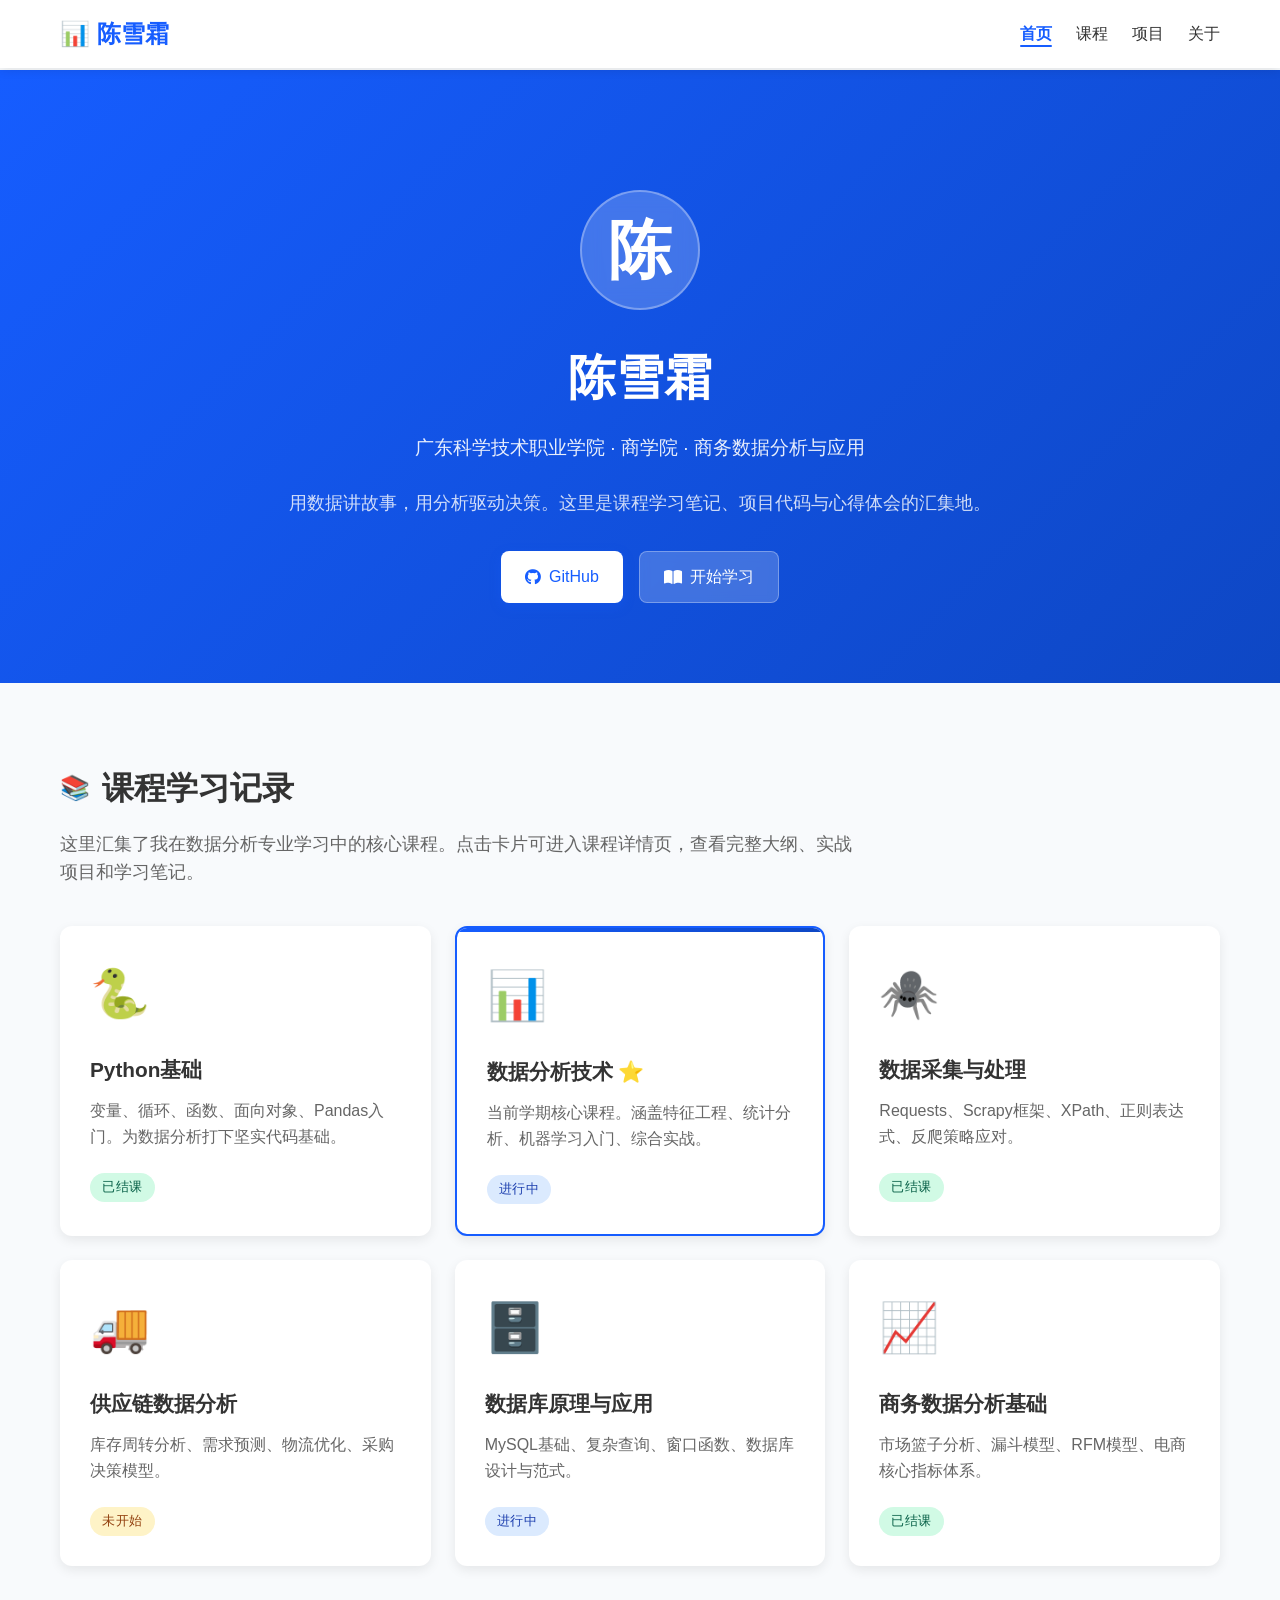
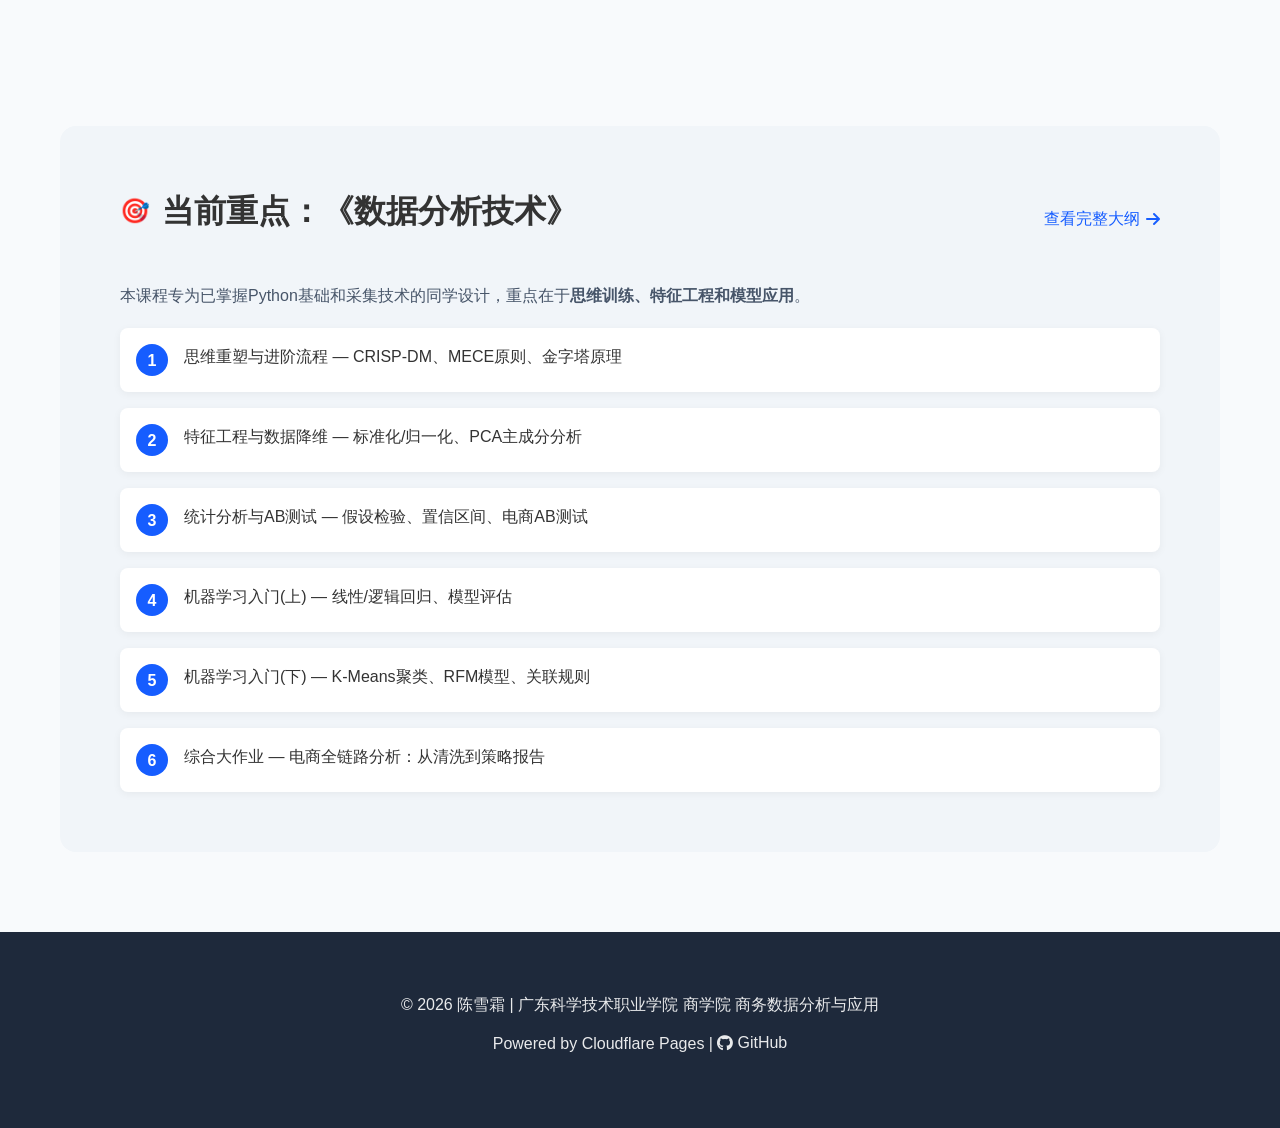
<file: index.html>
<!DOCTYPE html>
<html lang="zh-CN">
<head>
    <meta charset="UTF-8">
    <meta name="viewport" content="width=device-width, initial-scale=1.0">
    <title>陈雪霜 | 商务数据分析与应用</title>
    <link rel="stylesheet" href="css/style.css">
    <!-- 字体图标库 (Font Awesome) -->
    <link rel="stylesheet" href="https://cdnjs.cloudflare.com/ajax/libs/font-awesome/6.0.0-beta3/css/all.min.css">
</head>
<body>
    <!-- 导航栏 -->
    <nav class="navbar">
        <div class="nav-container">
            <a href="index.html" class="nav-logo">📊 陈雪霜</a>
            <ul class="nav-menu">
                <li><a href="index.html" class="active">首页</a></li>
                <li><a href="courses/data-analysis.html">课程</a></li>
                <li><a href="#">项目</a></li>
                <li><a href="#">关于</a></li>
            </ul>
        </div>
    </nav>

    <!-- 头部个人信息区 -->
    <header class="hero">
        <div class="hero-container">
            <div class="hero-content">
                <div class="avatar">陈</div>
                <h1>陈雪霜</h1>
                <p class="subtitle">广东科学技术职业学院 · 商学院 · 商务数据分析与应用</p>
                <p class="hero-desc">用数据讲故事，用分析驱动决策。这里是课程学习笔记、项目代码与心得体会的汇集地。</p>
                <div class="hero-buttons">
                    <a href="https://github.com/xueshuang123/xueshuang" class="btn btn-primary" target="_blank">
                        <i class="fab fa-github"></i> GitHub
                    </a>
                    <a href="courses/data-analysis.html" class="btn btn-secondary">
                        <i class="fas fa-book-open"></i> 开始学习
                    </a>
                </div>
            </div>
        </div>
    </header>

    <!-- 主要内容区 -->
    <main class="container">
        <!-- 课程介绍 -->
        <section class="section">
            <h2 class="section-title">
                <span class="title-icon">📚</span> 课程学习记录
            </h2>
            <p class="section-desc">这里汇集了我在数据分析专业学习中的核心课程。点击卡片可进入课程详情页，查看完整大纲、实战项目和学习笔记。</p>
            
            <div class="courses-grid">
                <!-- Python基础 -->
                <a href="courses/python-basics.html" class="course-card">
                    <div class="course-icon">🐍</div>
                    <h3 class="course-title">Python基础</h3>
                    <p class="course-desc">变量、循环、函数、面向对象、Pandas入门。为数据分析打下坚实代码基础。</p>
                    <span class="course-tag tag-done">已结课</span>
                </a>
                
                <!-- 数据分析技术 (重点) -->
                <a href="courses/data-analysis.html" class="course-card course-featured">
                    <div class="course-icon">📊</div>
                    <h3 class="course-title">数据分析技术 ⭐</h3>
                    <p class="course-desc">当前学期核心课程。涵盖特征工程、统计分析、机器学习入门、综合实战。</p>
                    <span class="course-tag tag-progress">进行中</span>
                </a>

                <!-- 数据采集与处理 -->
                <a href="#" class="course-card">
                    <div class="course-icon">🕷️</div>
                    <h3 class="course-title">数据采集与处理</h3>
                    <p class="course-desc">Requests、Scrapy框架、XPath、正则表达式、反爬策略应对。</p>
                    <span class="course-tag tag-done">已结课</span>
                </a>

                <!-- 供应链数据分析 -->
                <a href="#" class="course-card">
                    <div class="course-icon">🚚</div>
                    <h3 class="course-title">供应链数据分析</h3>
                    <p class="course-desc">库存周转分析、需求预测、物流优化、采购决策模型。</p>
                    <span class="course-tag tag-upcoming">未开始</span>
                </a>

                <!-- 数据库原理与应用 -->
                <a href="#" class="course-card">
                    <div class="course-icon">🗄️</div>
                    <h3 class="course-title">数据库原理与应用</h3>
                    <p class="course-desc">MySQL基础、复杂查询、窗口函数、数据库设计与范式。</p>
                    <span class="course-tag tag-progress">进行中</span>
                </a>
                
                <!-- 商务数据分析基础 -->
                <a href="#" class="course-card">
                    <div class="course-icon">📈</div>
                    <h3 class="course-title">商务数据分析基础</h3>
                    <p class="course-desc">市场篮子分析、漏斗模型、RFM模型、电商核心指标体系。</p>
                    <span class="course-tag tag-done">已结课</span>
                </a>
            </div>
        </section>

        <!-- 当前重点：数据分析技术 预览 -->
        <section class="section featured-section">
            <div class="featured-header">
                <h2 class="section-title">
                    <span class="title-icon">🎯</span> 当前重点：《数据分析技术》
                </h2>
                <a href="courses/data-analysis.html" class="view-all">查看完整大纲 <i class="fas fa-arrow-right"></i></a>
            </div>
            <p style="margin-bottom: 20px; color: #475569;">本课程专为已掌握Python基础和采集技术的同学设计，重点在于<strong>思维训练、特征工程和模型应用</strong>。</p>
            
            <ul class="syllabus-preview">
                <li><span class="module-num">1</span> 思维重塑与进阶流程 — CRISP-DM、MECE原则、金字塔原理</li>
                <li><span class="module-num">2</span> 特征工程与数据降维 — 标准化/归一化、PCA主成分分析</li>
                <li><span class="module-num">3</span> 统计分析与AB测试 — 假设检验、置信区间、电商AB测试</li>
                <li><span class="module-num">4</span> 机器学习入门(上) — 线性/逻辑回归、模型评估</li>
                <li><span class="module-num">5</span> 机器学习入门(下) — K-Means聚类、RFM模型、关联规则</li>
                <li><span class="module-num">6</span> 综合大作业 — 电商全链路分析：从清洗到策略报告</li>
            </ul>
        </section>
    </main>

    <!-- 页脚 -->
    <footer class="footer">
        <div class="footer-container">
            <p>© 2026 陈雪霜 | 广东科学技术职业学院 商学院 商务数据分析与应用</p>
            <p>Powered by Cloudflare Pages | <a href="https://github.com/xueshuang123/xueshuang" target="_blank"><i class="fab fa-github"></i> GitHub</a></p>
        </div>
    </footer>
</body>
</html>
</file>
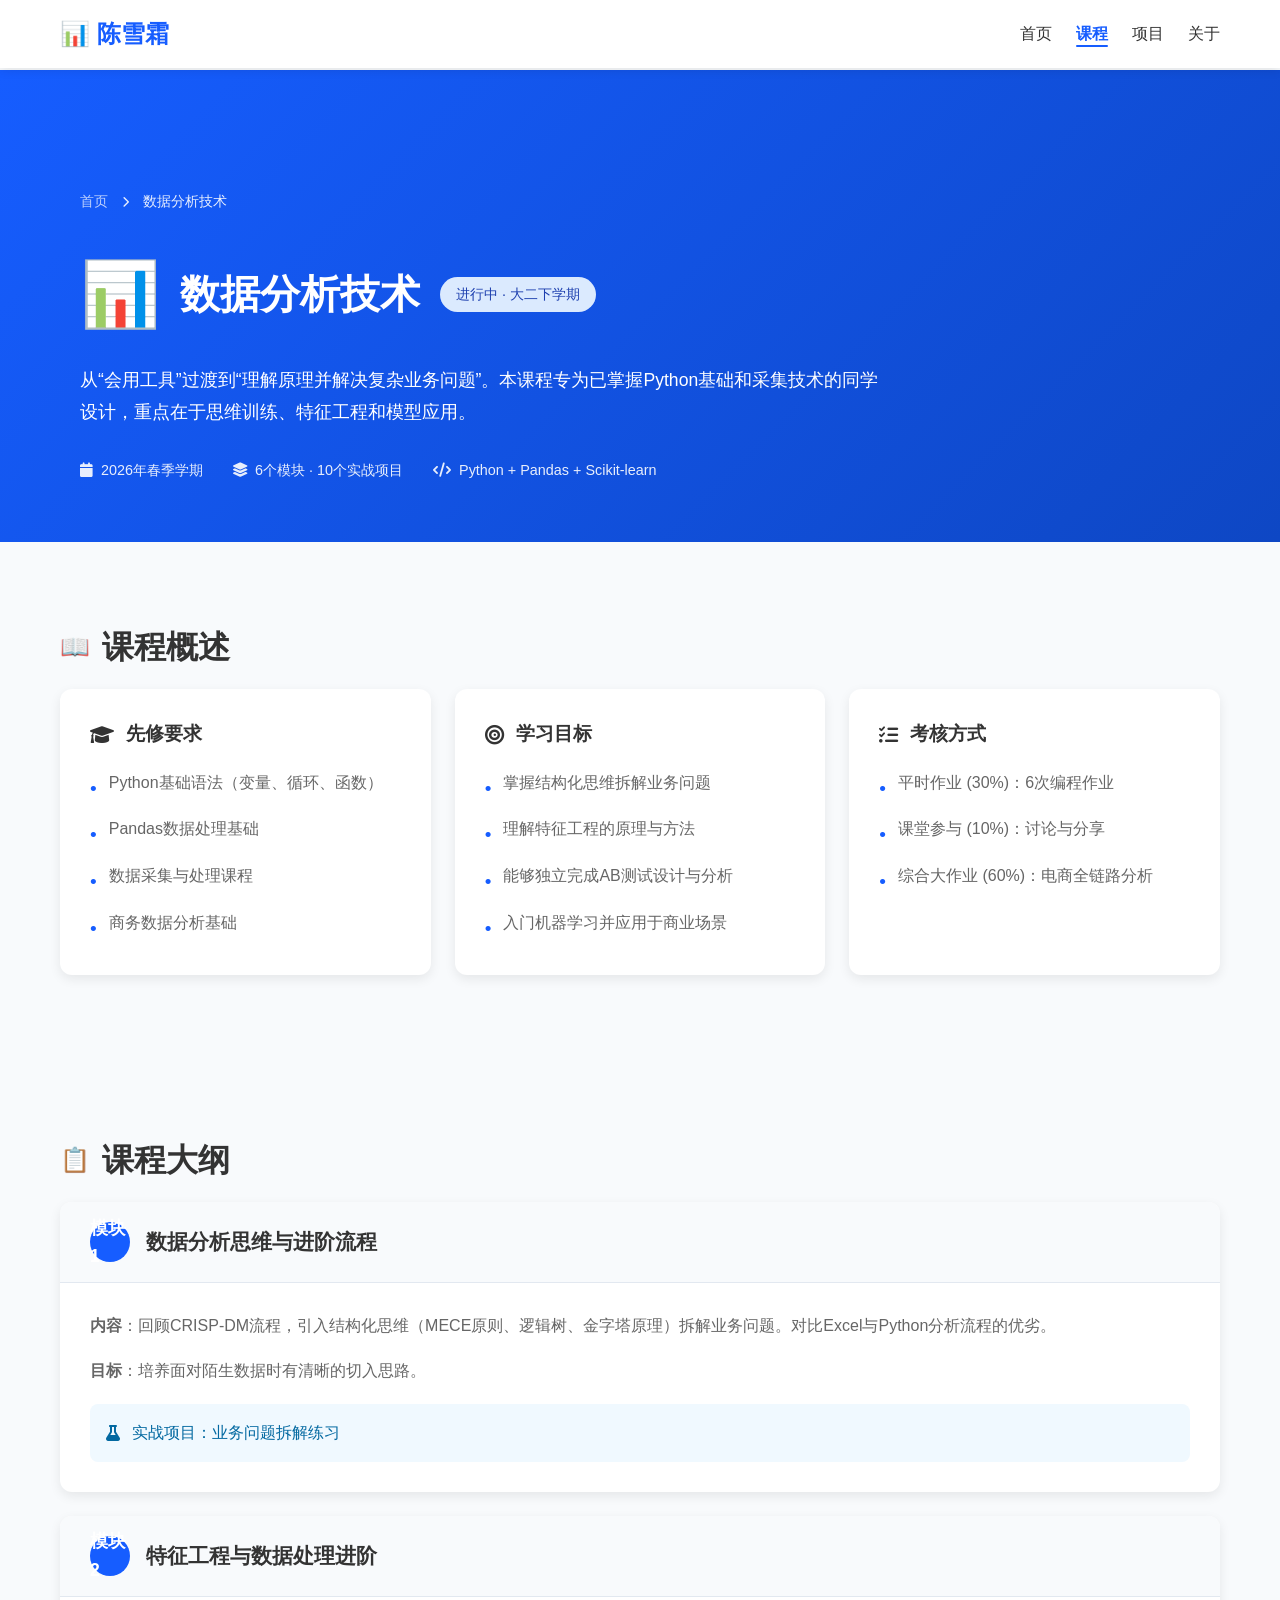
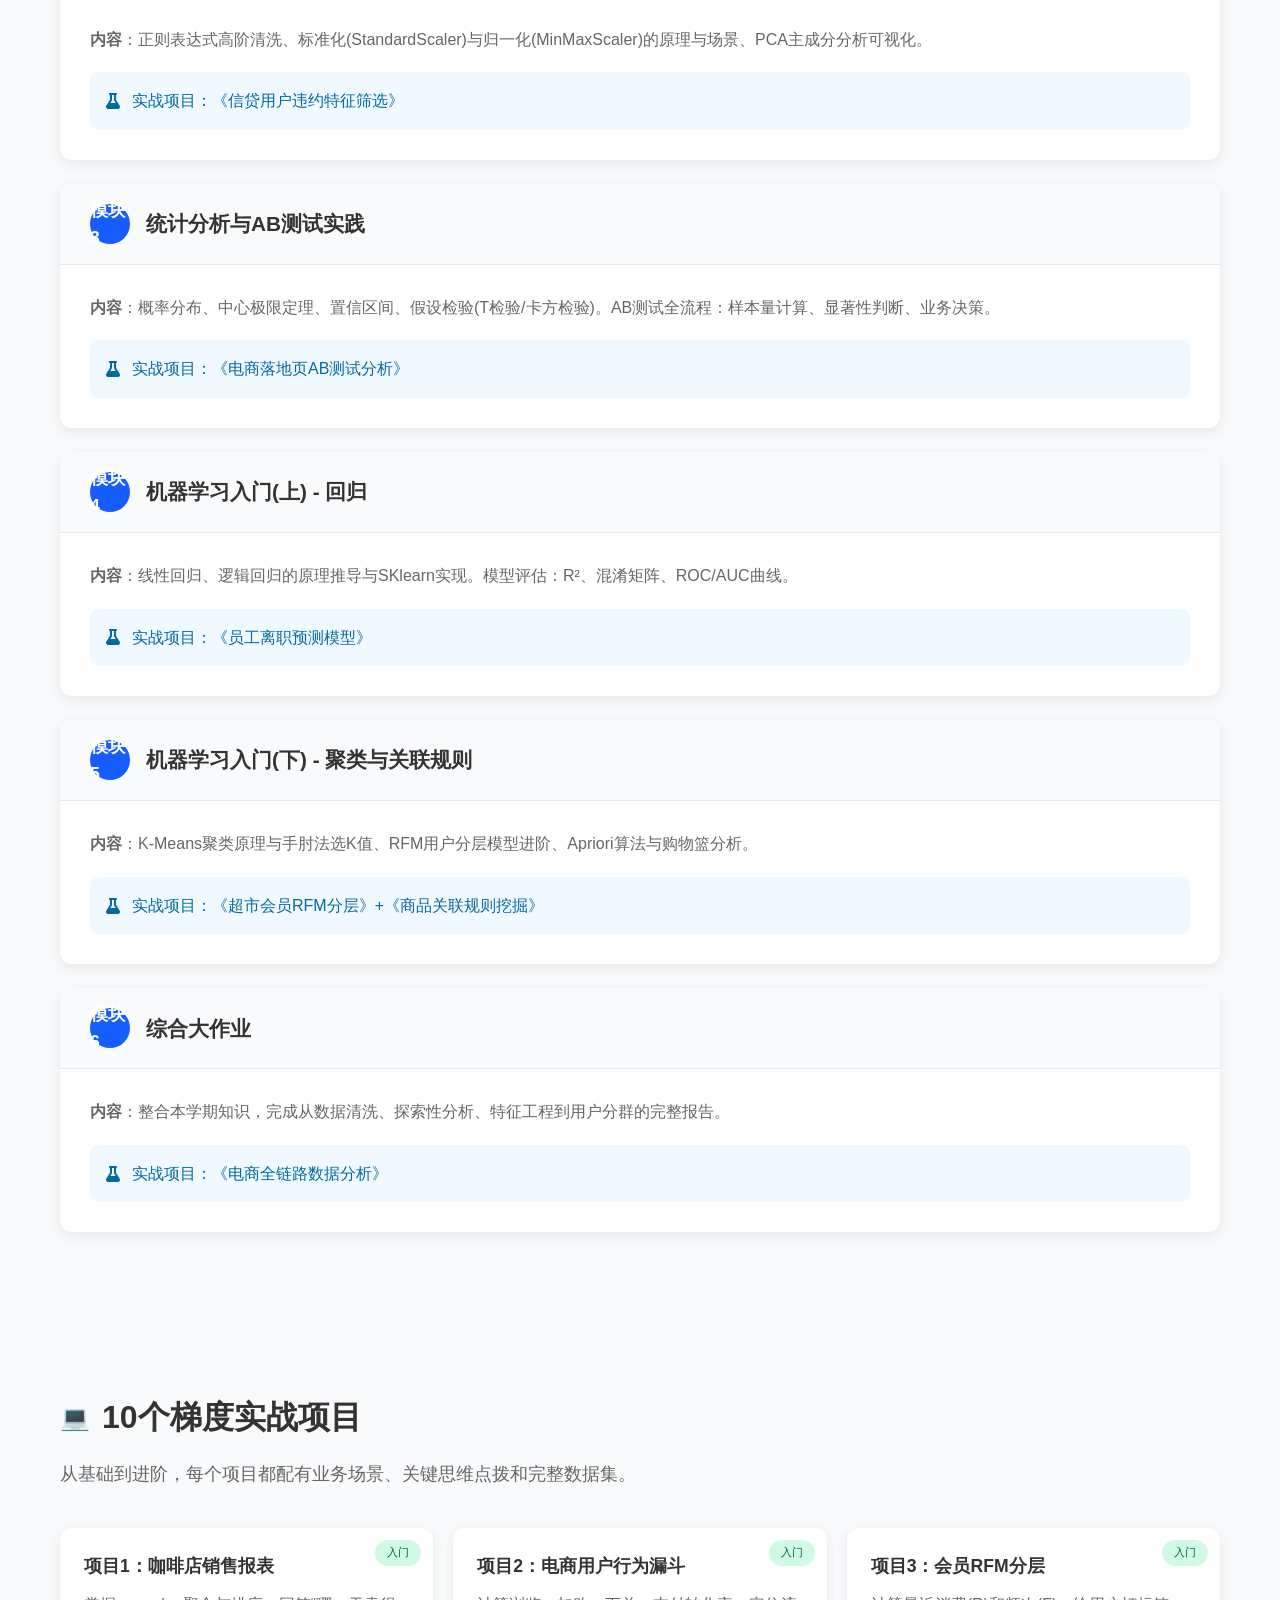
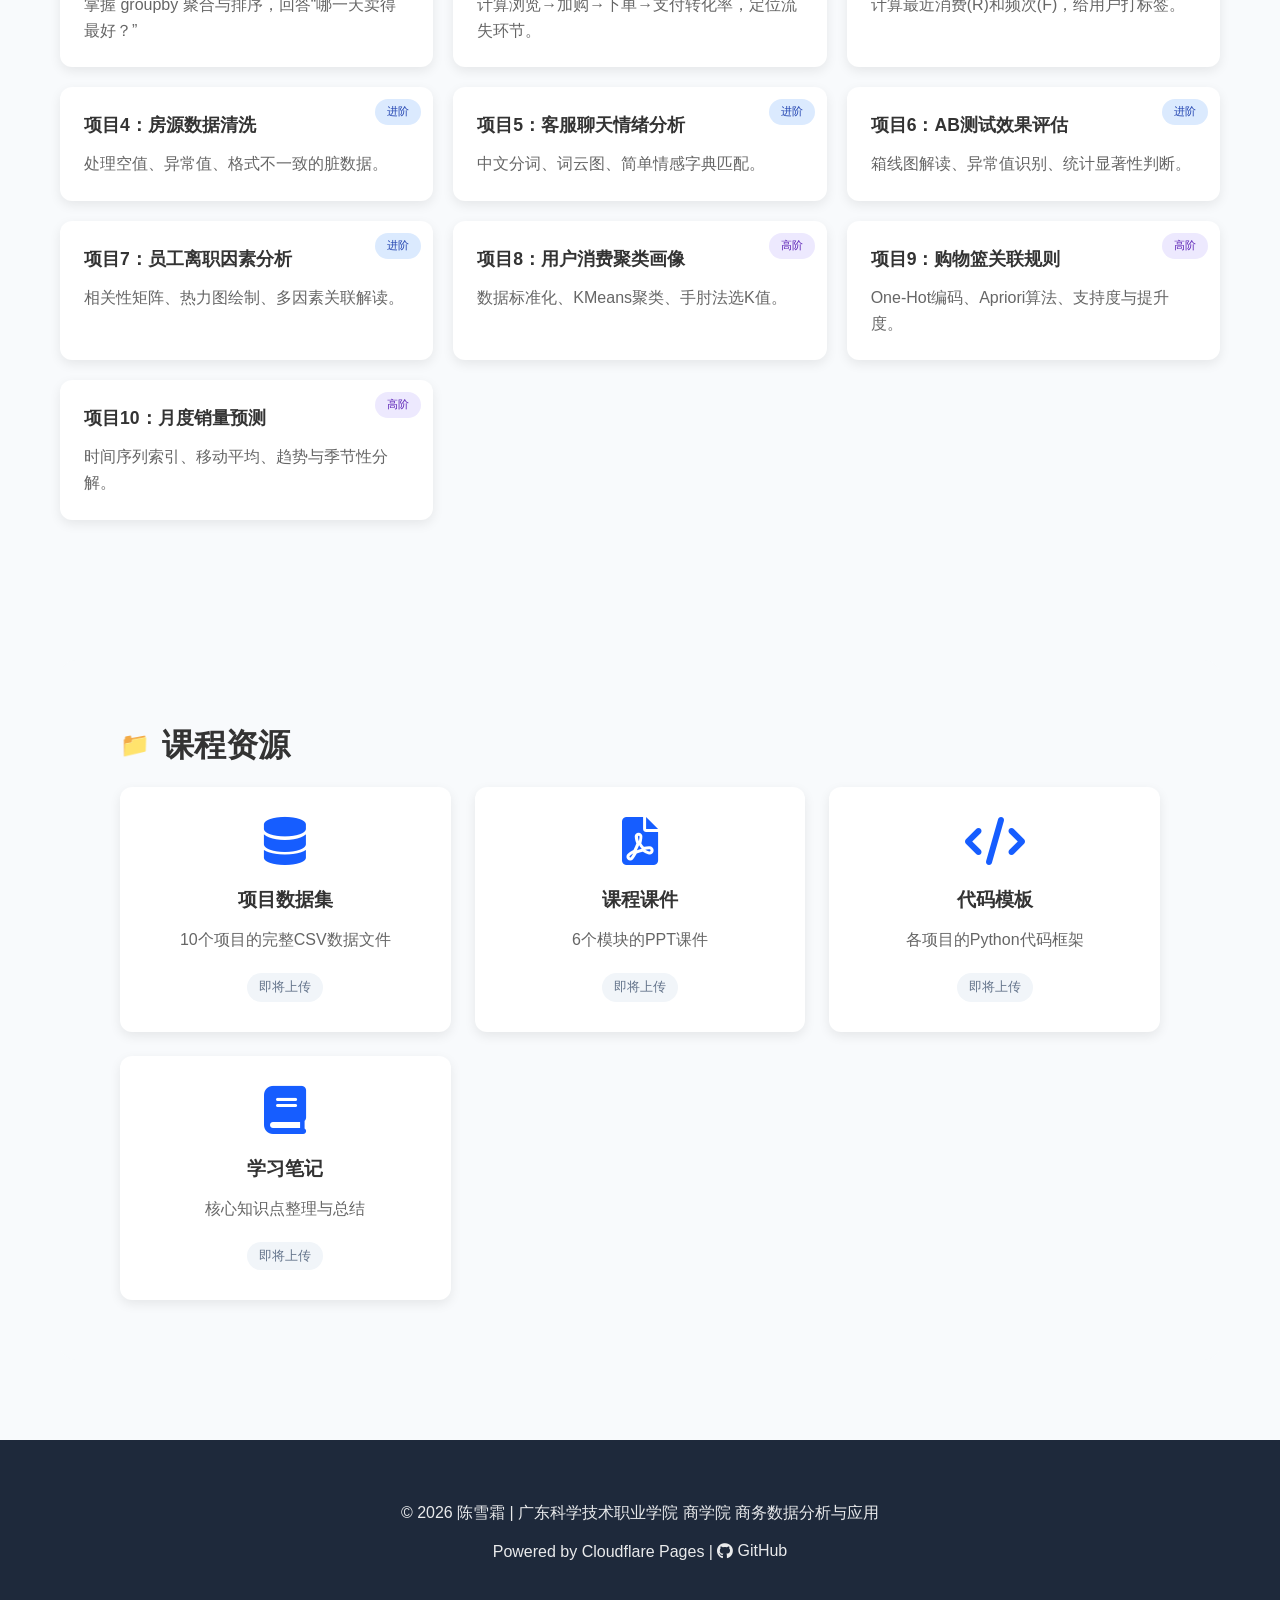
<file: courses/data-analysis.html>
<!DOCTYPE html>
<html lang="zh-CN">
<head>
    <meta charset="UTF-8">
    <meta name="viewport" content="width=device-width, initial-scale=1.0">
    <title>数据分析技术 | 陈雪霜</title>
    <link rel="stylesheet" href="../css/style.css">
    <link rel="stylesheet" href="https://cdnjs.cloudflare.com/ajax/libs/font-awesome/6.0.0-beta3/css/all.min.css">
</head>
<body>
    <!-- 导航栏 -->
    <nav class="navbar">
        <div class="nav-container">
            <a href="../index.html" class="nav-logo">📊 陈雪霜</a>
            <ul class="nav-menu">
                <li><a href="../index.html">首页</a></li>
                <li><a href="data-analysis.html" class="active">课程</a></li>
                <li><a href="#">项目</a></li>
                <li><a href="#">关于</a></li>
            </ul>
        </div>
    </nav>

    <!-- 课程头部 -->
    <header class="course-header">
        <div class="container">
            <div class="course-header-content">
                <div class="course-breadcrumb">
                    <a href="../index.html">首页</a> <i class="fas fa-chevron-right"></i> <span>数据分析技术</span>
                </div>
                <div class="course-title-row">
                    <span class="course-icon-large">📊</span>
                    <h1>数据分析技术</h1>
                    <span class="course-badge badge-progress">进行中 · 大二下学期</span>
                </div>
                <p class="course-header-desc">从“会用工具”过渡到“理解原理并解决复杂业务问题”。本课程专为已掌握Python基础和采集技术的同学设计，重点在于思维训练、特征工程和模型应用。</p>
                <div class="course-meta">
                    <span><i class="fas fa-calendar"></i> 2026年春季学期</span>
                    <span><i class="fas fa-layer-group"></i> 6个模块 · 10个实战项目</span>
                    <span><i class="fas fa-code"></i> Python + Pandas + Scikit-learn</span>
                </div>
            </div>
        </div>
    </header>

    <main class="container">
        <!-- 课程概述 -->
        <section class="section">
            <h2 class="section-title">
                <span class="title-icon">📖</span> 课程概述
            </h2>
            <div class="overview-grid">
                <div class="overview-card">
                    <h3><i class="fas fa-graduation-cap"></i> 先修要求</h3>
                    <ul>
                        <li>Python基础语法（变量、循环、函数）</li>
                        <li>Pandas数据处理基础</li>
                        <li>数据采集与处理课程</li>
                        <li>商务数据分析基础</li>
                    </ul>
                </div>
                <div class="overview-card">
                    <h3><i class="fas fa-bullseye"></i> 学习目标</h3>
                    <ul>
                        <li>掌握结构化思维拆解业务问题</li>
                        <li>理解特征工程的原理与方法</li>
                        <li>能够独立完成AB测试设计与分析</li>
                        <li>入门机器学习并应用于商业场景</li>
                    </ul>
                </div>
                <div class="overview-card">
                    <h3><i class="fas fa-tasks"></i> 考核方式</h3>
                    <ul>
                        <li>平时作业 (30%)：6次编程作业</li>
                        <li>课堂参与 (10%)：讨论与分享</li>
                        <li>综合大作业 (60%)：电商全链路分析</li>
                    </ul>
                </div>
            </div>
        </section>

        <!-- 课程大纲 -->
        <section class="section">
            <h2 class="section-title">
                <span class="title-icon">📋</span> 课程大纲
            </h2>
            <div class="syllabus-list">
                <div class="syllabus-item">
                    <div class="syllabus-header">
                        <span class="module-num">模块 1</span>
                        <h3>数据分析思维与进阶流程</h3>
                    </div>
                    <div class="syllabus-content">
                        <p><strong>内容</strong>：回顾CRISP-DM流程，引入结构化思维（MECE原则、逻辑树、金字塔原理）拆解业务问题。对比Excel与Python分析流程的优劣。</p>
                        <p><strong>目标</strong>：培养面对陌生数据时有清晰的切入思路。</p>
                        <div class="syllabus-project">
                            <i class="fas fa-flask"></i> 实战项目：业务问题拆解练习
                        </div>
                    </div>
                </div>
                <div class="syllabus-item">
                    <div class="syllabus-header">
                        <span class="module-num">模块 2</span>
                        <h3>特征工程与数据处理进阶</h3>
                    </div>
                    <div class="syllabus-content">
                        <p><strong>内容</strong>：正则表达式高阶清洗、标准化(StandardScaler)与归一化(MinMaxScaler)的原理与场景、PCA主成分分析可视化。</p>
                        <div class="syllabus-project">
                            <i class="fas fa-flask"></i> 实战项目：《信贷用户违约特征筛选》
                        </div>
                    </div>
                </div>
                <div class="syllabus-item">
                    <div class="syllabus-header">
                        <span class="module-num">模块 3</span>
                        <h3>统计分析与AB测试实践</h3>
                    </div>
                    <div class="syllabus-content">
                        <p><strong>内容</strong>：概率分布、中心极限定理、置信区间、假设检验(T检验/卡方检验)。AB测试全流程：样本量计算、显著性判断、业务决策。</p>
                        <div class="syllabus-project">
                            <i class="fas fa-flask"></i> 实战项目：《电商落地页AB测试分析》
                        </div>
                    </div>
                </div>
                <div class="syllabus-item">
                    <div class="syllabus-header">
                        <span class="module-num">模块 4</span>
                        <h3>机器学习入门(上) - 回归</h3>
                    </div>
                    <div class="syllabus-content">
                        <p><strong>内容</strong>：线性回归、逻辑回归的原理推导与SKlearn实现。模型评估：R²、混淆矩阵、ROC/AUC曲线。</p>
                        <div class="syllabus-project">
                            <i class="fas fa-flask"></i> 实战项目：《员工离职预测模型》
                        </div>
                    </div>
                </div>
                <div class="syllabus-item">
                    <div class="syllabus-header">
                        <span class="module-num">模块 5</span>
                        <h3>机器学习入门(下) - 聚类与关联规则</h3>
                    </div>
                    <div class="syllabus-content">
                        <p><strong>内容</strong>：K-Means聚类原理与手肘法选K值、RFM用户分层模型进阶、Apriori算法与购物篮分析。</p>
                        <div class="syllabus-project">
                            <i class="fas fa-flask"></i> 实战项目：《超市会员RFM分层》+《商品关联规则挖掘》
                        </div>
                    </div>
                </div>
                <div class="syllabus-item">
                    <div class="syllabus-header">
                        <span class="module-num">模块 6</span>
                        <h3>综合大作业</h3>
                    </div>
                    <div class="syllabus-content">
                        <p><strong>内容</strong>：整合本学期知识，完成从数据清洗、探索性分析、特征工程到用户分群的完整报告。</p>
                        <div class="syllabus-project">
                            <i class="fas fa-flask"></i> 实战项目：《电商全链路数据分析》
                        </div>
                    </div>
                </div>
            </div>
        </section>

        <!-- 实战项目列表 -->
        <section class="section">
            <h2 class="section-title">
                <span class="title-icon">💻</span> 10个梯度实战项目
            </h2>
            <p class="section-desc">从基础到进阶，每个项目都配有业务场景、关键思维点拨和完整数据集。</p>
            
            <div class="projects-grid">
                <div class="project-card">
                    <span class="project-level level-beginner">入门</span>
                    <h4>项目1：咖啡店销售报表</h4>
                    <p>掌握 groupby 聚合与排序，回答“哪一天卖得最好？”</p>
                </div>
                <div class="project-card">
                    <span class="project-level level-beginner">入门</span>
                    <h4>项目2：电商用户行为漏斗</h4>
                    <p>计算浏览→加购→下单→支付转化率，定位流失环节。</p>
                </div>
                <div class="project-card">
                    <span class="project-level level-beginner">入门</span>
                    <h4>项目3：会员RFM分层</h4>
                    <p>计算最近消费(R)和频次(F)，给用户打标签。</p>
                </div>
                <div class="project-card">
                    <span class="project-level level-intermediate">进阶</span>
                    <h4>项目4：房源数据清洗</h4>
                    <p>处理空值、异常值、格式不一致的脏数据。</p>
                </div>
                <div class="project-card">
                    <span class="project-level level-intermediate">进阶</span>
                    <h4>项目5：客服聊天情绪分析</h4>
                    <p>中文分词、词云图、简单情感字典匹配。</p>
                </div>
                <div class="project-card">
                    <span class="project-level level-intermediate">进阶</span>
                    <h4>项目6：AB测试效果评估</h4>
                    <p>箱线图解读、异常值识别、统计显著性判断。</p>
                </div>
                <div class="project-card">
                    <span class="project-level level-intermediate">进阶</span>
                    <h4>项目7：员工离职因素分析</h4>
                    <p>相关性矩阵、热力图绘制、多因素关联解读。</p>
                </div>
                <div class="project-card">
                    <span class="project-level level-advanced">高阶</span>
                    <h4>项目8：用户消费聚类画像</h4>
                    <p>数据标准化、KMeans聚类、手肘法选K值。</p>
                </div>
                <div class="project-card">
                    <span class="project-level level-advanced">高阶</span>
                    <h4>项目9：购物篮关联规则</h4>
                    <p>One-Hot编码、Apriori算法、支持度与提升度。</p>
                </div>
                <div class="project-card">
                    <span class="project-level level-advanced">高阶</span>
                    <h4>项目10：月度销量预测</h4>
                    <p>时间序列索引、移动平均、趋势与季节性分解。</p>
                </div>
            </div>
        </section>

        <!-- 资源下载区 -->
        <section class="section resources-section">
            <h2 class="section-title">
                <span class="title-icon">📁</span> 课程资源
            </h2>
            <div class="resources-grid">
                <div class="resource-card">
                    <i class="fas fa-database"></i>
                    <h4>项目数据集</h4>
                    <p>10个项目的完整CSV数据文件</p>
                    <span class="resource-tag">即将上传</span>
                </div>
                <div class="resource-card">
                    <i class="fas fa-file-pdf"></i>
                    <h4>课程课件</h4>
                    <p>6个模块的PPT课件</p>
                    <span class="resource-tag">即将上传</span>
                </div>
                <div class="resource-card">
                    <i class="fas fa-code"></i>
                    <h4>代码模板</h4>
                    <p>各项目的Python代码框架</p>
                    <span class="resource-tag">即将上传</span>
                </div>
                <div class="resource-card">
                    <i class="fas fa-book"></i>
                    <h4>学习笔记</h4>
                    <p>核心知识点整理与总结</p>
                    <span class="resource-tag">即将上传</span>
                </div>
            </div>
        </section>
    </main>

    <!-- 页脚 -->
    <footer class="footer">
        <div class="footer-container">
            <p>© 2026 陈雪霜 | 广东科学技术职业学院 商学院 商务数据分析与应用</p>
            <p>Powered by Cloudflare Pages | <a href="https://github.com/xueshuang123/xueshuang" target="_blank"><i class="fab fa-github"></i> GitHub</a></p>
        </div>
    </footer>
</body>
</html>
</file>
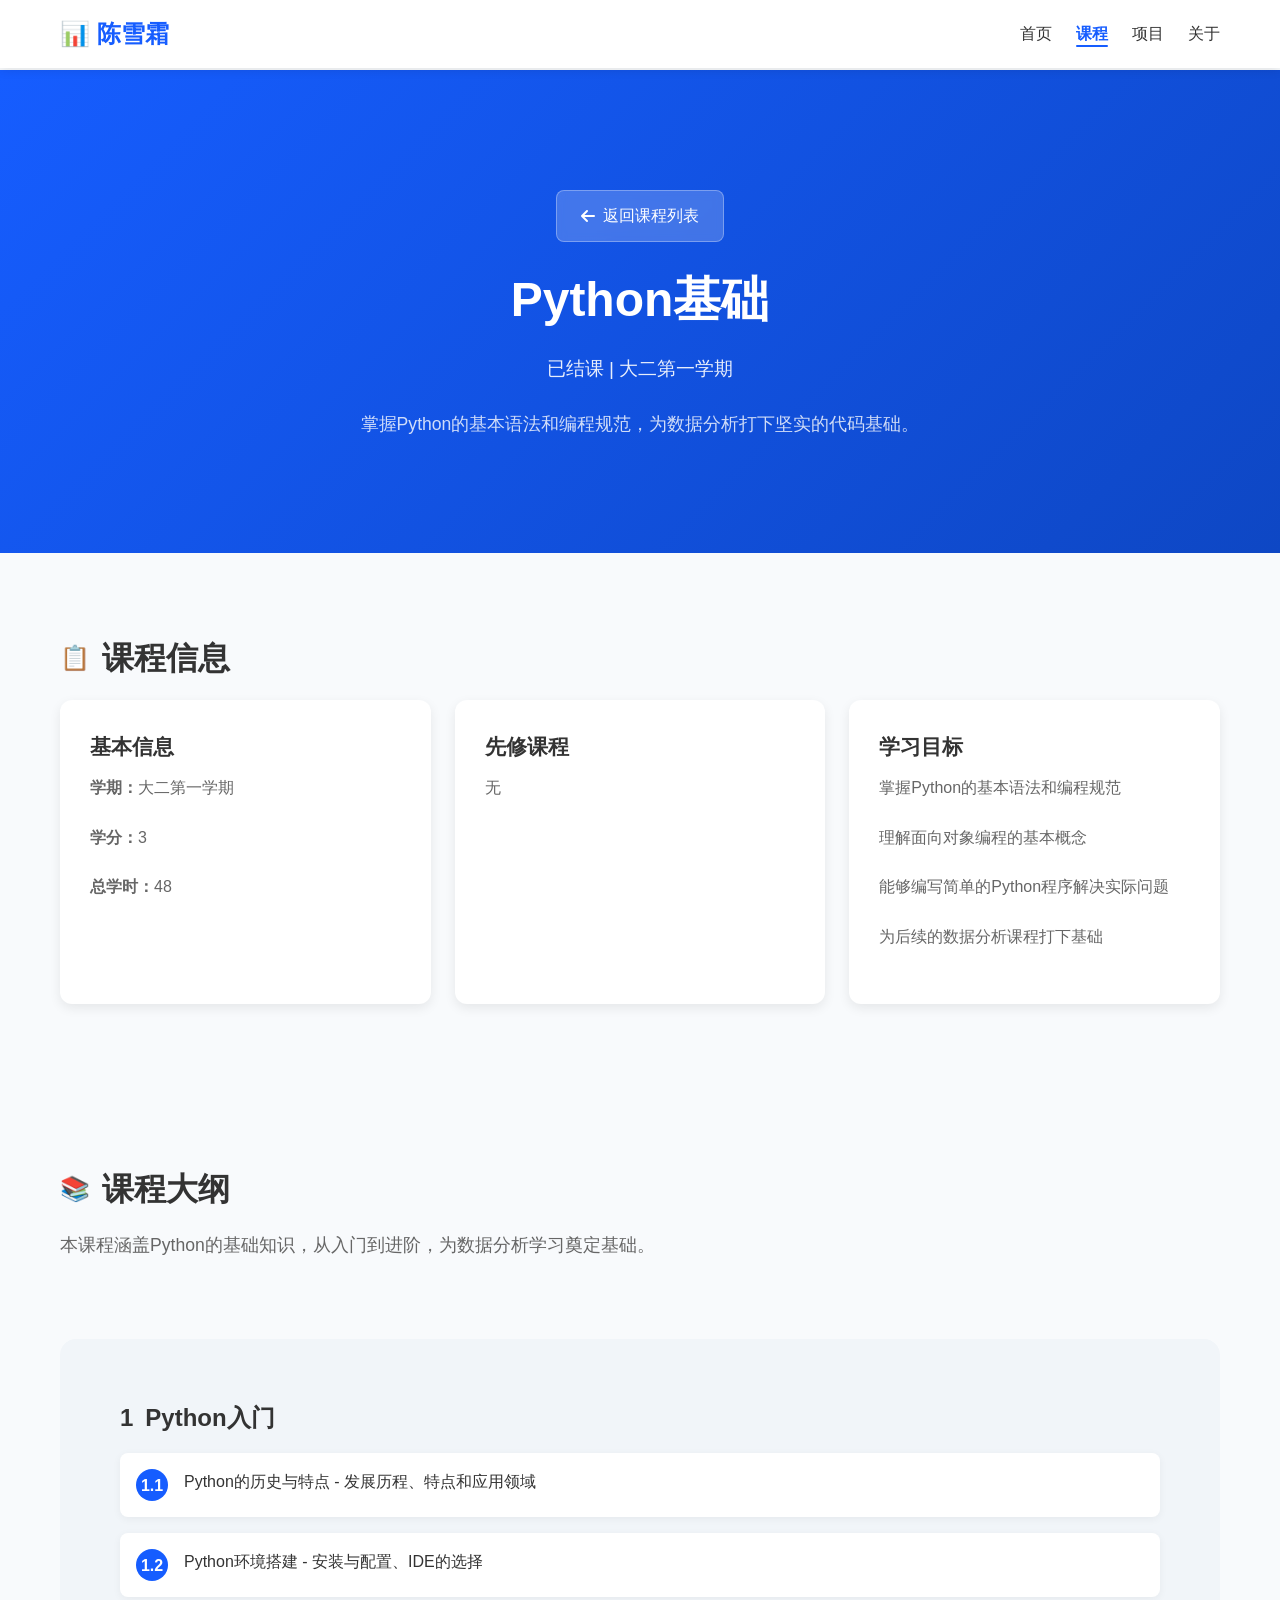
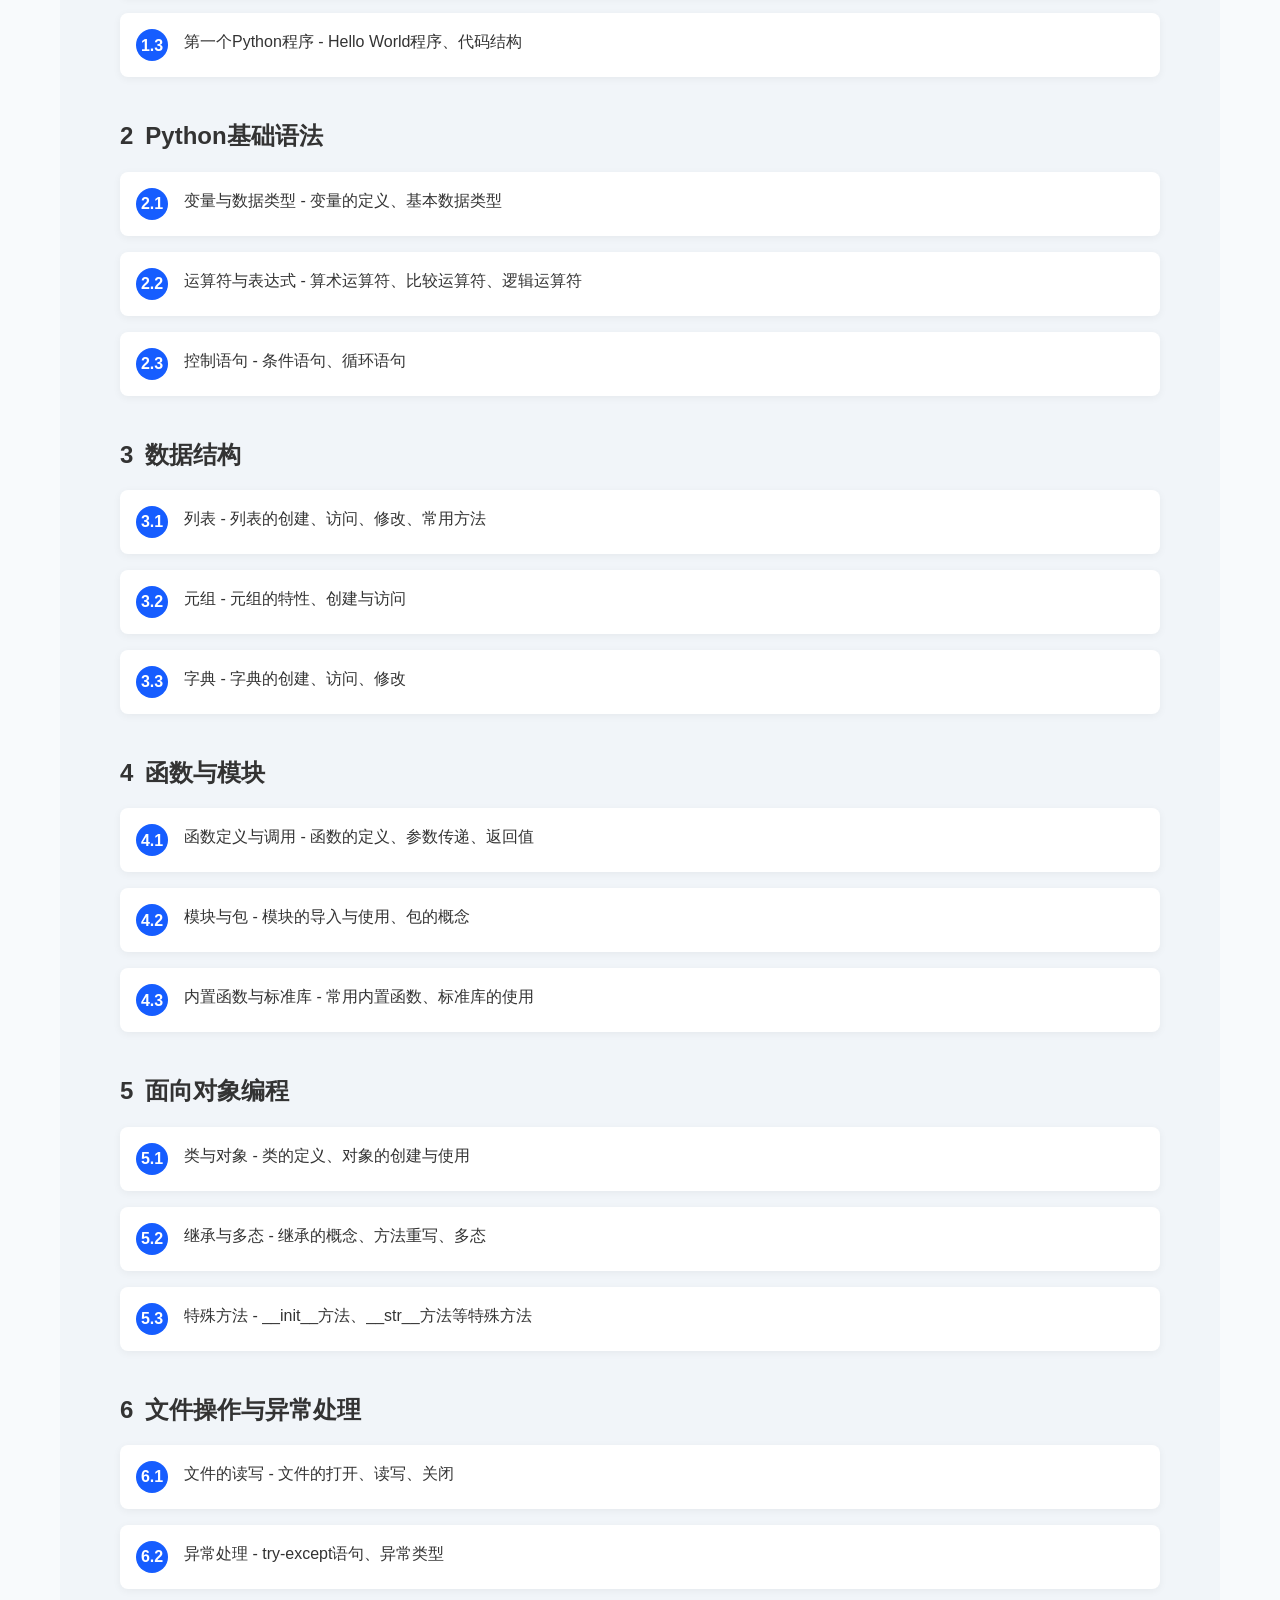
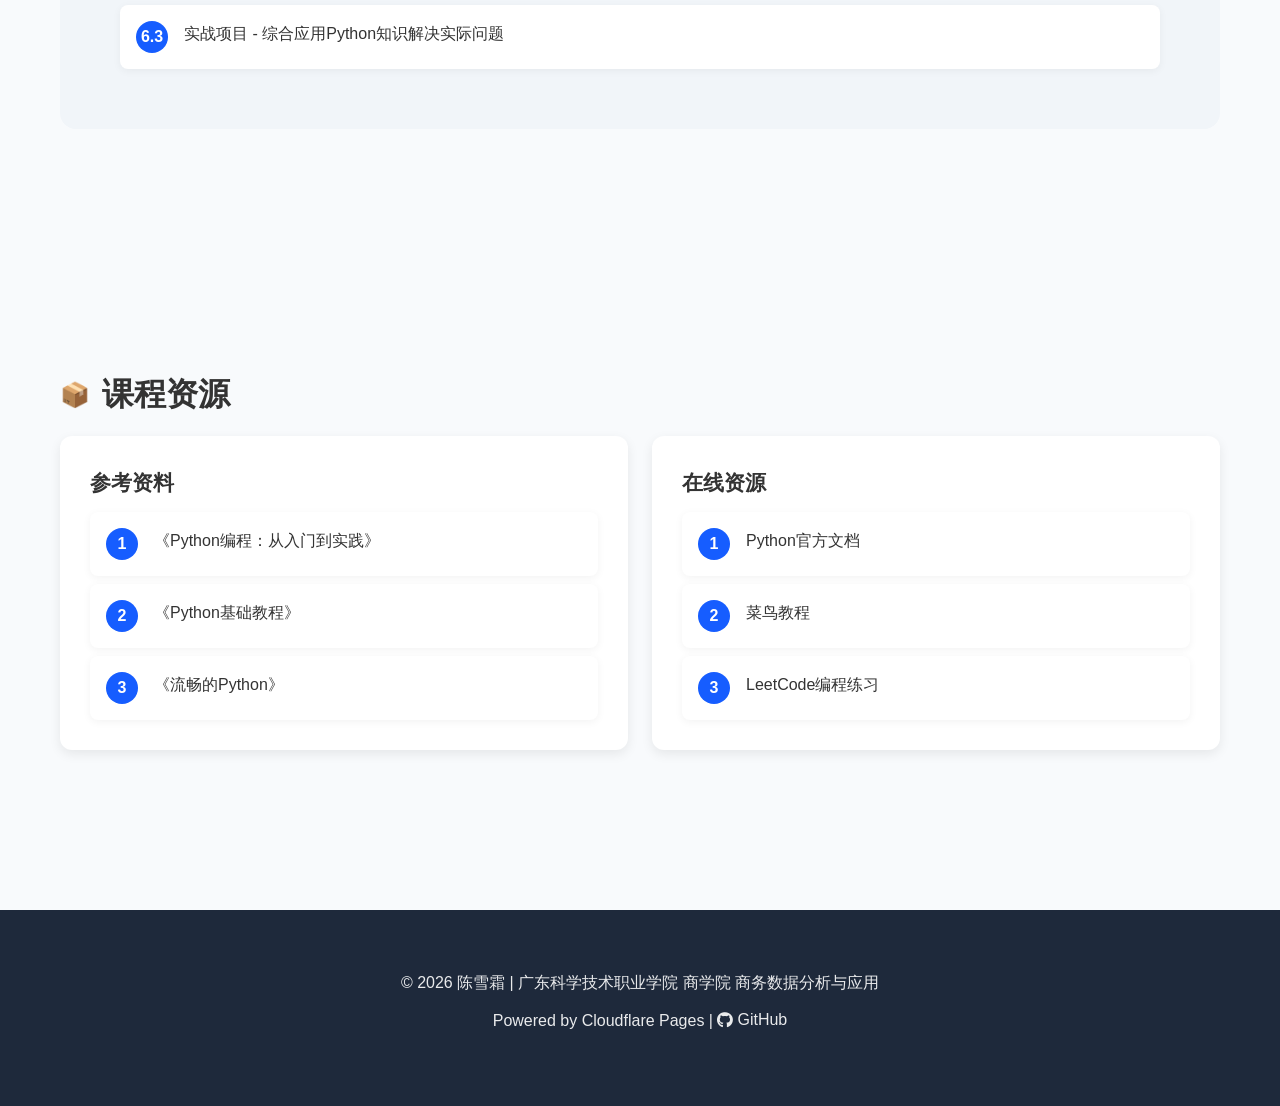
<file: courses/python-basics.html>
<!DOCTYPE html>
<html lang="zh-CN">
<head>
    <meta charset="UTF-8">
    <meta name="viewport" content="width=device-width, initial-scale=1.0">
    <title>Python基础 - 陈雪霜的个人页面</title>
    <link rel="stylesheet" href="../css/style.css">
    <!-- 字体图标库 (Font Awesome) -->
    <link rel="stylesheet" href="https://cdnjs.cloudflare.com/ajax/libs/font-awesome/6.0.0-beta3/css/all.min.css">
</head>
<body>
    <!-- 导航栏 -->
    <nav class="navbar">
        <div class="nav-container">
            <a href="../index.html" class="nav-logo">📊 陈雪霜</a>
            <ul class="nav-menu">
                <li><a href="../index.html">首页</a></li>
                <li><a href="../index.html#courses" class="active">课程</a></li>
                <li><a href="#">项目</a></li>
                <li><a href="#">关于</a></li>
            </ul>
        </div>
    </nav>

    <!-- 课程详情 -->
    <header class="hero">
        <div class="hero-container">
            <div class="hero-content">
                <a href="../index.html#courses" class="btn btn-secondary" style="margin-bottom: 20px;">
                    <i class="fas fa-arrow-left"></i> 返回课程列表
                </a>
                <h1>Python基础</h1>
                <p class="subtitle">已结课 | 大二第一学期</p>
                <p class="hero-desc">掌握Python的基本语法和编程规范，为数据分析打下坚实的代码基础。</p>
            </div>
        </div>
    </header>

    <!-- 主要内容区 -->
    <main class="container">
        <!-- 课程信息 -->
        <section class="section">
            <h2 class="section-title">
                <span class="title-icon">📋</span> 课程信息
            </h2>
            <div class="courses-grid">
                <div class="course-card">
                    <h3 class="course-title">基本信息</h3>
                    <p class="course-desc"><strong>学期：</strong>大二第一学期</p>
                    <p class="course-desc"><strong>学分：</strong>3</p>
                    <p class="course-desc"><strong>总学时：</strong>48</p>
                </div>
                <div class="course-card">
                    <h3 class="course-title">先修课程</h3>
                    <p class="course-desc">无</p>
                </div>
                <div class="course-card">
                    <h3 class="course-title">学习目标</h3>
                    <p class="course-desc">掌握Python的基本语法和编程规范</p>
                    <p class="course-desc">理解面向对象编程的基本概念</p>
                    <p class="course-desc">能够编写简单的Python程序解决实际问题</p>
                    <p class="course-desc">为后续的数据分析课程打下基础</p>
                </div>
            </div>
        </section>

        <!-- 课程大纲 -->
        <section class="section">
            <h2 class="section-title">
                <span class="title-icon">📚</span> 课程大纲
            </h2>
            <p class="section-desc">本课程涵盖Python的基础知识，从入门到进阶，为数据分析学习奠定基础。</p>
            
            <div class="featured-section">
                <div class="chapter">
                    <h3 class="section-title" style="font-size: 1.5rem;">
                        <span class="title-icon">1</span> Python入门
                    </h3>
                    <ul class="syllabus-preview">
                        <li><span class="module-num">1.1</span> Python的历史与特点 - 发展历程、特点和应用领域</li>
                        <li><span class="module-num">1.2</span> Python环境搭建 - 安装与配置、IDE的选择</li>
                        <li><span class="module-num">1.3</span> 第一个Python程序 - Hello World程序、代码结构</li>
                    </ul>
                </div>
                
                <div class="chapter" style="margin-top: 40px;">
                    <h3 class="section-title" style="font-size: 1.5rem;">
                        <span class="title-icon">2</span> Python基础语法
                    </h3>
                    <ul class="syllabus-preview">
                        <li><span class="module-num">2.1</span> 变量与数据类型 - 变量的定义、基本数据类型</li>
                        <li><span class="module-num">2.2</span> 运算符与表达式 - 算术运算符、比较运算符、逻辑运算符</li>
                        <li><span class="module-num">2.3</span> 控制语句 - 条件语句、循环语句</li>
                    </ul>
                </div>
                
                <div class="chapter" style="margin-top: 40px;">
                    <h3 class="section-title" style="font-size: 1.5rem;">
                        <span class="title-icon">3</span> 数据结构
                    </h3>
                    <ul class="syllabus-preview">
                        <li><span class="module-num">3.1</span> 列表 - 列表的创建、访问、修改、常用方法</li>
                        <li><span class="module-num">3.2</span> 元组 - 元组的特性、创建与访问</li>
                        <li><span class="module-num">3.3</span> 字典 - 字典的创建、访问、修改</li>
                    </ul>
                </div>
                
                <div class="chapter" style="margin-top: 40px;">
                    <h3 class="section-title" style="font-size: 1.5rem;">
                        <span class="title-icon">4</span> 函数与模块
                    </h3>
                    <ul class="syllabus-preview">
                        <li><span class="module-num">4.1</span> 函数定义与调用 - 函数的定义、参数传递、返回值</li>
                        <li><span class="module-num">4.2</span> 模块与包 - 模块的导入与使用、包的概念</li>
                        <li><span class="module-num">4.3</span> 内置函数与标准库 - 常用内置函数、标准库的使用</li>
                    </ul>
                </div>
                
                <div class="chapter" style="margin-top: 40px;">
                    <h3 class="section-title" style="font-size: 1.5rem;">
                        <span class="title-icon">5</span> 面向对象编程
                    </h3>
                    <ul class="syllabus-preview">
                        <li><span class="module-num">5.1</span> 类与对象 - 类的定义、对象的创建与使用</li>
                        <li><span class="module-num">5.2</span> 继承与多态 - 继承的概念、方法重写、多态</li>
                        <li><span class="module-num">5.3</span> 特殊方法 - __init__方法、__str__方法等特殊方法</li>
                    </ul>
                </div>
                
                <div class="chapter" style="margin-top: 40px;">
                    <h3 class="section-title" style="font-size: 1.5rem;">
                        <span class="title-icon">6</span> 文件操作与异常处理
                    </h3>
                    <ul class="syllabus-preview">
                        <li><span class="module-num">6.1</span> 文件的读写 - 文件的打开、读写、关闭</li>
                        <li><span class="module-num">6.2</span> 异常处理 - try-except语句、异常类型</li>
                        <li><span class="module-num">6.3</span> 实战项目 - 综合应用Python知识解决实际问题</li>
                    </ul>
                </div>
            </div>
        </section>

        <!-- 课程资源 -->
        <section class="section">
            <h2 class="section-title">
                <span class="title-icon">📦</span> 课程资源
            </h2>
            <div class="courses-grid">
                <div class="course-card">
                    <h3 class="course-title">参考资料</h3>
                    <ul class="syllabus-preview" style="gap: 8px;">
                        <li><span class="module-num">1</span> 《Python编程：从入门到实践》</li>
                        <li><span class="module-num">2</span> 《Python基础教程》</li>
                        <li><span class="module-num">3</span> 《流畅的Python》</li>
                    </ul>
                </div>
                <div class="course-card">
                    <h3 class="course-title">在线资源</h3>
                    <ul class="syllabus-preview" style="gap: 8px;">
                        <li><span class="module-num">1</span> Python官方文档</li>
                        <li><span class="module-num">2</span> 菜鸟教程</li>
                        <li><span class="module-num">3</span> LeetCode编程练习</li>
                    </ul>
                </div>
            </div>
        </section>
    </main>

    <!-- 页脚 -->
    <footer class="footer">
        <div class="footer-container">
            <p>© 2026 陈雪霜 | 广东科学技术职业学院 商学院 商务数据分析与应用</p>
            <p>Powered by Cloudflare Pages | <a href="https://github.com/xueshuang123/xueshuang" target="_blank"><i class="fab fa-github"></i> GitHub</a></p>
        </div>
    </footer>
</body>
</html>
</file>
<file: css/style.css>
/* 全局样式 */
* {
  margin: 0;
  padding: 0;
  box-sizing: border-box;
}

body {
  font-family: -apple-system, BlinkMacSystemFont, 'Segoe UI', Roboto, 'Helvetica Neue', Arial, sans-serif;
  line-height: 1.6;
  color: #333;
  background-color: #f8fafc;
}

.container {
  max-width: 1200px;
  margin: 0 auto;
  padding: 0 20px;
}

/* 导航栏 */
.navbar {
  background-color: #ffffff;
  box-shadow: 0 2px 10px rgba(0, 0, 0, 0.1);
  position: fixed;
  top: 0;
  left: 0;
  right: 0;
  z-index: 1000;
}

.nav-container {
  display: flex;
  justify-content: space-between;
  align-items: center;
  padding: 15px 20px;
  max-width: 1200px;
  margin: 0 auto;
}

.nav-logo {
  font-size: 1.5rem;
  font-weight: bold;
  color: #165DFF;
  text-decoration: none;
  display: flex;
  align-items: center;
  gap: 8px;
}

.nav-menu {
  display: flex;
  gap: 24px;
  list-style: none;
}

.nav-menu li a {
  color: #333;
  text-decoration: none;
  font-weight: 500;
  transition: all 0.3s;
  position: relative;
}

.nav-menu li a:hover {
  color: #165DFF;
}

.nav-menu li a.active {
  color: #165DFF;
  font-weight: 600;
}

.nav-menu li a.active::after {
  content: '';
  position: absolute;
  bottom: -5px;
  left: 0;
  width: 100%;
  height: 2px;
  background-color: #165DFF;
  border-radius: 1px;
}

/* 头部个人信息区 */
.hero {
  background: linear-gradient(135deg, #165DFF 0%, #0e47c4 100%);
  color: white;
  padding: 120px 0 80px;
  margin-top: 70px;
}

.hero-container {
  max-width: 1200px;
  margin: 0 auto;
  padding: 0 20px;
}

.hero-content {
  text-align: center;
  max-width: 800px;
  margin: 0 auto;
}

.avatar {
  width: 120px;
  height: 120px;
  border-radius: 50%;
  background-color: rgba(255, 255, 255, 0.2);
  display: flex;
  align-items: center;
  justify-content: center;
  font-size: 4rem;
  font-weight: bold;
  margin: 0 auto 30px;
  backdrop-filter: blur(10px);
  border: 2px solid rgba(255, 255, 255, 0.3);
}

.hero-content h1 {
  font-size: 3rem;
  font-weight: bold;
  margin-bottom: 16px;
}

.subtitle {
  font-size: 1.2rem;
  margin-bottom: 24px;
  opacity: 0.9;
}

.hero-desc {
  font-size: 1.1rem;
  margin-bottom: 32px;
  opacity: 0.8;
  line-height: 1.8;
}

.hero-buttons {
  display: flex;
  gap: 16px;
  justify-content: center;
  flex-wrap: wrap;
}

.btn {
  padding: 12px 24px;
  border-radius: 8px;
  font-weight: 500;
  text-decoration: none;
  transition: all 0.3s;
  display: inline-flex;
  align-items: center;
  gap: 8px;
  font-size: 1rem;
}

.btn-primary {
  background-color: white;
  color: #165DFF;
  box-shadow: 0 4px 12px rgba(22, 93, 255, 0.3);
}

.btn-primary:hover {
  transform: translateY(-2px);
  box-shadow: 0 6px 16px rgba(22, 93, 255, 0.4);
}

.btn-secondary {
  background-color: rgba(255, 255, 255, 0.2);
  color: white;
  border: 1px solid rgba(255, 255, 255, 0.3);
  backdrop-filter: blur(5px);
}

.btn-secondary:hover {
  background-color: rgba(255, 255, 255, 0.3);
  transform: translateY(-2px);
}

/* 主要内容区 */
.section {
  padding: 80px 0;
}

.section-title {
  font-size: 2rem;
  font-weight: bold;
  margin-bottom: 16px;
  color: #333;
  display: flex;
  align-items: center;
  gap: 12px;
}

.title-icon {
  font-size: 1.5rem;
}

.section-desc {
  font-size: 1.1rem;
  color: #666;
  margin-bottom: 40px;
  max-width: 800px;
}

/* 课程卡片 */
.courses-grid {
  display: grid;
  grid-template-columns: repeat(auto-fit, minmax(320px, 1fr));
  gap: 24px;
}

.course-card {
  background-color: white;
  border-radius: 12px;
  box-shadow: 0 4px 12px rgba(0, 0, 0, 0.08);
  padding: 30px;
  transition: all 0.3s;
  text-decoration: none;
  color: inherit;
  position: relative;
  overflow: hidden;
}

.course-card:hover {
  transform: translateY(-5px);
  box-shadow: 0 8px 24px rgba(0, 0, 0, 0.12);
}

.course-card.course-featured {
  border: 2px solid #165DFF;
}

.course-card.course-featured::before {
  content: '';
  position: absolute;
  top: 0;
  left: 0;
  right: 0;
  height: 4px;
  background: linear-gradient(90deg, #165DFF, #0e47c4);
}

.course-icon {
  font-size: 3rem;
  margin-bottom: 20px;
}

.course-title {
  font-size: 1.3rem;
  font-weight: 600;
  margin-bottom: 12px;
  color: #333;
}

.course-desc {
  color: #666;
  margin-bottom: 24px;
  line-height: 1.6;
}

.course-tag {
  display: inline-block;
  padding: 4px 12px;
  border-radius: 16px;
  font-size: 0.8rem;
  font-weight: 500;
  text-transform: uppercase;
  letter-spacing: 0.5px;
}

.tag-done {
  background-color: #d1fae5;
  color: #065f46;
}

.tag-progress {
  background-color: #dbeafe;
  color: #1e40af;
}

.tag-upcoming {
  background-color: #fef3c7;
  color: #92400e;
}

/* 特色区域 */
.featured-section {
  background-color: #f1f5f9;
  border-radius: 16px;
  padding: 60px;
  margin: 80px 0;
}

.featured-header {
  display: flex;
  justify-content: space-between;
  align-items: center;
  margin-bottom: 30px;
  flex-wrap: wrap;
  gap: 20px;
}

.view-all {
  color: #165DFF;
  text-decoration: none;
  font-weight: 500;
  display: flex;
  align-items: center;
  gap: 6px;
  transition: color 0.3s;
}

.view-all:hover {
  color: #0e47c4;
}

.syllabus-preview {
  list-style: none;
  display: flex;
  flex-direction: column;
  gap: 16px;
}

.syllabus-preview li {
  display: flex;
  align-items: flex-start;
  gap: 16px;
  padding: 16px;
  background-color: white;
  border-radius: 8px;
  box-shadow: 0 2px 8px rgba(0, 0, 0, 0.05);
  transition: all 0.3s;
}

.syllabus-preview li:hover {
  transform: translateX(5px);
  box-shadow: 0 4px 12px rgba(0, 0, 0, 0.1);
}

.module-num {
  width: 32px;
  height: 32px;
  border-radius: 50%;
  background-color: #165DFF;
  color: white;
  display: flex;
  align-items: center;
  justify-content: center;
  font-weight: bold;
  flex-shrink: 0;
}

/* 页脚 */
.footer {
  background-color: #1e293b;
  color: white;
  padding: 60px 0;
  margin-top: 80px;
}

.footer-container {
  max-width: 1200px;
  margin: 0 auto;
  padding: 0 20px;
  text-align: center;
}

.footer-container p {
  margin-bottom: 12px;
  opacity: 0.9;
}

.footer-container a {
  color: white;
  text-decoration: none;
  transition: color 0.3s;
  display: inline-flex;
  align-items: center;
  gap: 4px;
}

.footer-container a:hover {
  color: #165DFF;
}

/* 响应式设计 */
@media (max-width: 768px) {
  .nav-menu {
    display: none;
  }
  
  .hero-content h1 {
    font-size: 2.5rem;
  }
  
  .hero-buttons {
    flex-direction: column;
    align-items: center;
  }
  
  .btn {
    width: 200px;
    justify-content: center;
  }
  
  .courses-grid {
    grid-template-columns: 1fr;
  }
  
  .featured-section {
    padding: 40px 20px;
  }
  
  .featured-header {
    flex-direction: column;
    align-items: flex-start;
  }
  
  .syllabus-preview li {
    flex-direction: column;
    align-items: flex-start;
  }
  
  .module-num {
    margin-bottom: 8px;
  }
}

/* 动画效果 */
@keyframes fadeIn {
  from {
    opacity: 0;
    transform: translateY(20px);
  }
  to {
    opacity: 1;
    transform: translateY(0);
  }
}

.course-card {
  animation: fadeIn 0.6s ease-out;
}

.course-card:nth-child(2) {
  animation-delay: 0.2s;
}

.course-card:nth-child(3) {
  animation-delay: 0.4s;
}

.course-card:nth-child(4) {
  animation-delay: 0.6s;
}

.course-card:nth-child(5) {
  animation-delay: 0.8s;
}

.course-card:nth-child(6) {
  animation-delay: 1s;
}

.hero-content {
  animation: fadeIn 0.8s ease-out;
}

.syllabus-preview li {
  animation: fadeIn 0.6s ease-out;
}

.syllabus-preview li:nth-child(2) {
  animation-delay: 0.2s;
}

.syllabus-preview li:nth-child(3) {
  animation-delay: 0.4s;
}

.syllabus-preview li:nth-child(4) {
  animation-delay: 0.6s;
}

.syllabus-preview li:nth-child(5) {
  animation-delay: 0.8s;
}

.syllabus-preview li:nth-child(6) {
  animation-delay: 1s;
}

/* 课程详情页样式 */
.course-header {
  background: linear-gradient(135deg, #165DFF 0%, #0e47c4 100%);
  color: white;
  padding: 120px 0 60px;
  margin-top: 70px;
}

.course-header-content {
  max-width: 1200px;
  margin: 0 auto;
  padding: 0 20px;
}

.course-breadcrumb {
  margin-bottom: 30px;
  font-size: 0.9rem;
  opacity: 0.9;
}

.course-breadcrumb a {
  color: white;
  text-decoration: none;
  opacity: 0.8;
  transition: opacity 0.3s;
}

.course-breadcrumb a:hover {
  opacity: 1;
}

.course-breadcrumb i {
  margin: 0 10px;
  font-size: 0.7rem;
}

.course-title-row {
  display: flex;
  align-items: center;
  gap: 20px;
  margin-bottom: 20px;
  flex-wrap: wrap;
}

.course-icon-large {
  font-size: 4rem;
}

.course-title-row h1 {
  font-size: 2.5rem;
  font-weight: bold;
}

.course-badge {
  padding: 6px 16px;
  border-radius: 20px;
  font-size: 0.9rem;
  font-weight: 500;
  background-color: rgba(255, 255, 255, 0.2);
  backdrop-filter: blur(5px);
}

.badge-progress {
  background-color: #dbeafe;
  color: #1e40af;
}

.course-header-desc {
  font-size: 1.1rem;
  margin-bottom: 30px;
  max-width: 800px;
  line-height: 1.8;
}

.course-meta {
  display: flex;
  gap: 30px;
  flex-wrap: wrap;
}

.course-meta span {
  display: flex;
  align-items: center;
  gap: 8px;
  font-size: 0.9rem;
  opacity: 0.9;
}

/* 课程概述 */
.overview-grid {
  display: grid;
  grid-template-columns: repeat(auto-fit, minmax(300px, 1fr));
  gap: 24px;
}

.overview-card {
  background-color: white;
  border-radius: 12px;
  box-shadow: 0 4px 12px rgba(0, 0, 0, 0.08);
  padding: 30px;
  transition: all 0.3s;
}

.overview-card:hover {
  transform: translateY(-5px);
  box-shadow: 0 8px 24px rgba(0, 0, 0, 0.12);
}

.overview-card h3 {
  display: flex;
  align-items: center;
  gap: 12px;
  margin-bottom: 20px;
  font-size: 1.2rem;
  color: #333;
}

.overview-card ul {
  list-style: none;
  display: flex;
  flex-direction: column;
  gap: 12px;
}

.overview-card li {
  display: flex;
  align-items: flex-start;
  gap: 12px;
  color: #666;
}

.overview-card li::before {
  content: '•';
  color: #165DFF;
  font-size: 1.2rem;
  margin-top: 4px;
  flex-shrink: 0;
}

/* 课程大纲 */
.syllabus-list {
  display: flex;
  flex-direction: column;
  gap: 24px;
}

.syllabus-item {
  background-color: white;
  border-radius: 12px;
  box-shadow: 0 4px 12px rgba(0, 0, 0, 0.08);
  overflow: hidden;
  transition: all 0.3s;
}

.syllabus-item:hover {
  transform: translateY(-5px);
  box-shadow: 0 8px 24px rgba(0, 0, 0, 0.12);
}

.syllabus-header {
  background-color: #f8fafc;
  padding: 20px 30px;
  border-bottom: 1px solid #e2e8f0;
  display: flex;
  align-items: center;
  gap: 16px;
}

.syllabus-header .module-num {
  width: 40px;
  height: 40px;
  font-size: 1.1rem;
}

.syllabus-header h3 {
  font-size: 1.3rem;
  font-weight: 600;
  color: #333;
}

.syllabus-content {
  padding: 30px;
}

.syllabus-content p {
  margin-bottom: 20px;
  color: #666;
  line-height: 1.6;
}

.syllabus-project {
  background-color: #f0f9ff;
  padding: 16px;
  border-radius: 8px;
  display: flex;
  align-items: center;
  gap: 12px;
  color: #0369a1;
  font-weight: 500;
}

/* 实战项目 */
.projects-grid {
  display: grid;
  grid-template-columns: repeat(auto-fill, minmax(280px, 1fr));
  gap: 20px;
}

.project-card {
  background-color: white;
  border-radius: 12px;
  box-shadow: 0 4px 12px rgba(0, 0, 0, 0.08);
  padding: 24px;
  transition: all 0.3s;
  position: relative;
  overflow: hidden;
}

.project-card:hover {
  transform: translateY(-5px);
  box-shadow: 0 8px 24px rgba(0, 0, 0, 0.12);
}

.project-level {
  position: absolute;
  top: 12px;
  right: 12px;
  padding: 4px 12px;
  border-radius: 16px;
  font-size: 0.7rem;
  font-weight: 500;
  text-transform: uppercase;
}

.level-beginner {
  background-color: #d1fae5;
  color: #065f46;
}

.level-intermediate {
  background-color: #dbeafe;
  color: #1e40af;
}

.level-advanced {
  background-color: #ede9fe;
  color: #5b21b6;
}

.project-card h4 {
  font-size: 1.1rem;
  font-weight: 600;
  margin-bottom: 12px;
  color: #333;
}

.project-card p {
  color: #666;
  line-height: 1.6;
}

/* 资源下载区 */
.resources-section {
  background-color: #f8fafc;
  border-radius: 16px;
  padding: 60px;
  margin-top: 60px;
}

.resources-grid {
  display: grid;
  grid-template-columns: repeat(auto-fit, minmax(250px, 1fr));
  gap: 24px;
}

.resource-card {
  background-color: white;
  border-radius: 12px;
  box-shadow: 0 4px 12px rgba(0, 0, 0, 0.08);
  padding: 30px;
  text-align: center;
  transition: all 0.3s;
  position: relative;
  overflow: hidden;
}

.resource-card:hover {
  transform: translateY(-5px);
  box-shadow: 0 8px 24px rgba(0, 0, 0, 0.12);
}

.resource-card i {
  font-size: 3rem;
  color: #165DFF;
  margin-bottom: 20px;
}

.resource-card h4 {
  font-size: 1.2rem;
  font-weight: 600;
  margin-bottom: 12px;
  color: #333;
}

.resource-card p {
  color: #666;
  margin-bottom: 20px;
  line-height: 1.6;
}

.resource-tag {
  display: inline-block;
  padding: 4px 12px;
  border-radius: 16px;
  font-size: 0.8rem;
  font-weight: 500;
  background-color: #f1f5f9;
  color: #64748b;
}

/* 响应式设计 - 课程详情页 */
@media (max-width: 768px) {
  .course-title-row {
    flex-direction: column;
    align-items: flex-start;
  }
  
  .course-meta {
    flex-direction: column;
    gap: 12px;
  }
  
  .overview-grid {
    grid-template-columns: 1fr;
  }
  
  .syllabus-header {
    flex-direction: column;
    align-items: flex-start;
    gap: 12px;
  }
  
  .projects-grid {
    grid-template-columns: 1fr;
  }
  
  .resources-grid {
    grid-template-columns: 1fr;
  }
  
  .resources-section {
    padding: 40px 20px;
  }
}
</file>
